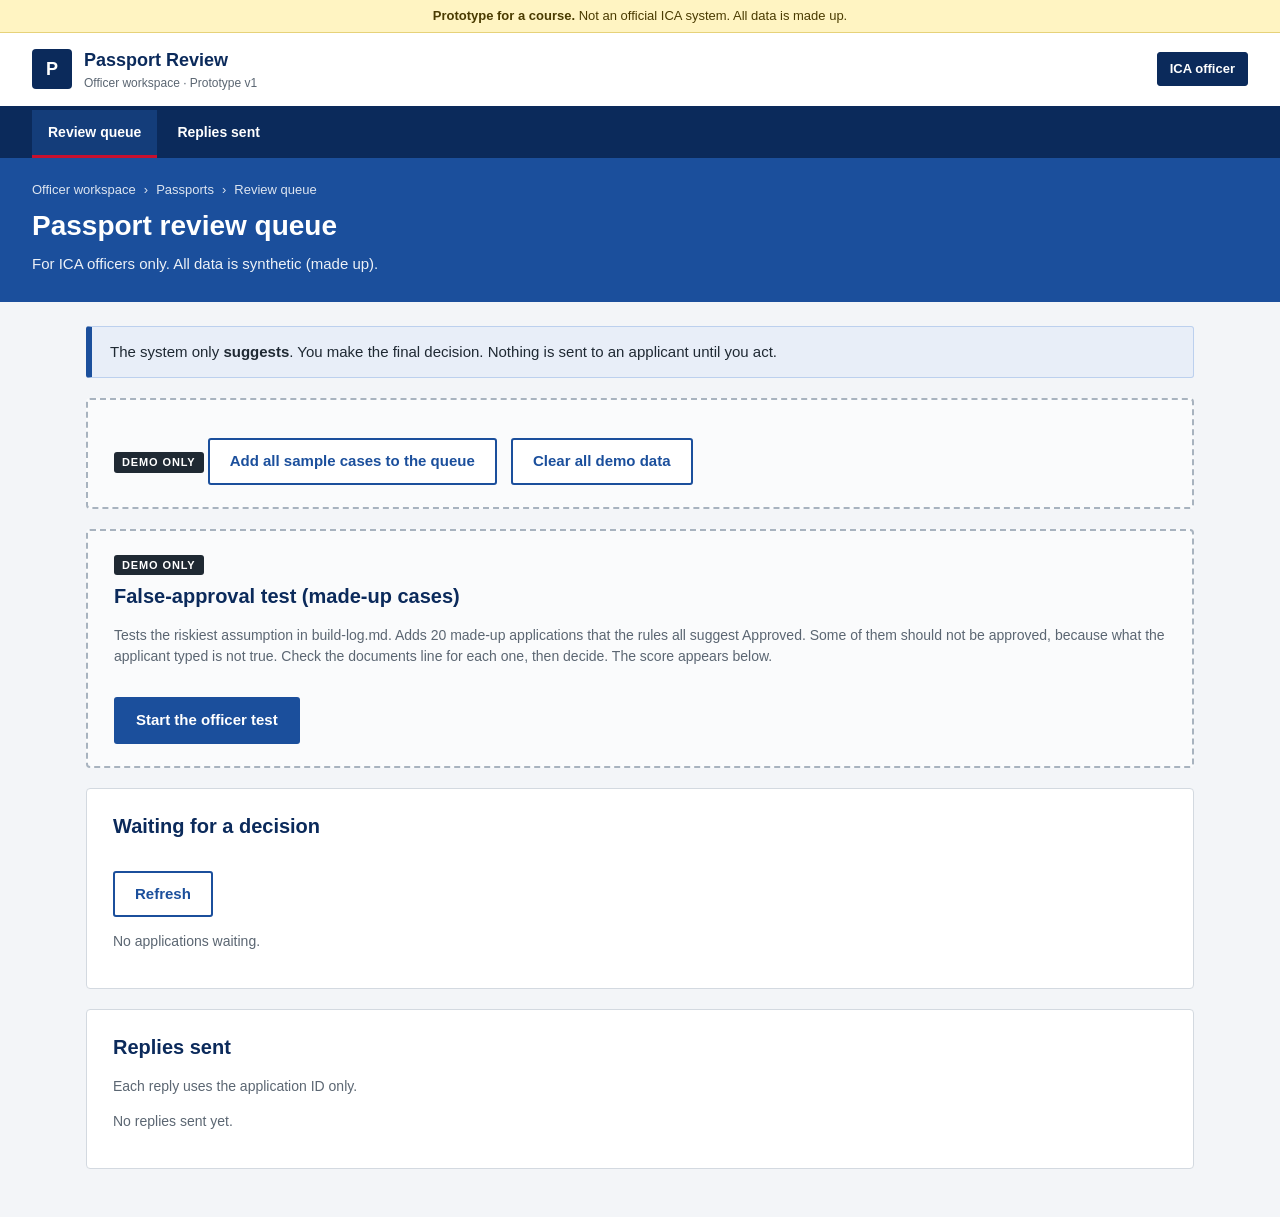
<file: day2-validate/prototype/officer.html>
<!DOCTYPE html>
<!--
  OFFICER PAGE: what an ICA officer sees.
  Officers see each application, what the system suggests and why, and make the final decision.
  A reply reaches the applicant only after an officer decides.
  Plain rule checks, no AI. All data is synthetic.
-->
<html lang="en">
<head>
<meta charset="utf-8">
<meta name="viewport" content="width=device-width, initial-scale=1">
<title>ICA officer review queue (prototype)</title>
<link rel="stylesheet" href="style.css">
</head>
<body class="officer">

<div class="proto-bar"><b>Prototype for a course.</b> Not an official ICA system. All data is made up.</div>

<div class="topbar">
  <div class="brand"><span class="logo">P</span><span>Passport Review<small>Officer workspace · Prototype v1</small></span></div>
  <span class="persona">ICA officer</span>
</div>
<nav class="mainnav">
  <a class="current" href="#">Review queue</a>
  <a href="#replies-sent">Replies sent</a>
</nav>

<header class="hero">
  <div class="crumbs"><span>Officer workspace</span><span>Passports</span><span>Review queue</span></div>
  <h1>Passport review queue</h1>
  <p>For ICA officers only. All data is synthetic (made up).</p>
</header>

<main>
  <div class="banner">
    The system only <b>suggests</b>. You make the final decision.
    Nothing is sent to an applicant until you act.
  </div>

  <div class="card demo">
    <button class="btn secondary" onclick="loadAllSamples()">Add all sample cases to the queue</button>
    <button class="btn secondary" onclick="resetDemo()">Clear all demo data</button>
  </div>

  <div class="card demo">
    <h2>False-approval test (made-up cases)</h2>
    <p class="muted">Tests the riskiest assumption in build-log.md. Adds 20 made-up applications that the
      rules all suggest Approved. Some of them should not be approved, because what the applicant typed
      is not true. Check the documents line for each one, then decide. The score appears below.</p>
    <button class="btn primary" onclick="startApprovalTest()">Start the officer test</button>
    <div id="test-score"></div>
  </div>

  <div class="card">
    <h2>Waiting for a decision <span id="queue-count"></span></h2>
    <button class="btn secondary" onclick="render()">Refresh</button>
    <div id="queue"></div>
  </div>

  <div class="card" id="replies-sent">
    <h2>Replies sent</h2>
    <p class="muted">Each reply uses the application ID only.</p>
    <div id="outbox"></div>
  </div>
</main>

<script src="rules.js"></script>
<script src="check.js"></script>
<script src="sample-applications.js"></script>
<script src="approval-test-cases.js"></script>
<script src="store.js"></script>
<script>
  // What the officer sees about the attached files, for applications from the test interface.
  var DOC_NAMES = { idCard: "Identity card", birthRecord: "Birth record",
    guardianId: "Parent or guardian ID", vaccination: "Vaccination file" };
  function documentsLine(a) {
    var parts = [];
    Object.keys(DOC_NAMES).forEach(function (d) {
      if (a.files && a.files[d]) parts.push(DOC_NAMES[d] + ": " + a.files[d].name);
    });
    if (a.photo && a.photo.fileName) parts.push("Photo: " + a.photo.fileName);
    return parts.length ? parts.join(". ") + "." : "No files attached.";
  }

  function tagFor(decision) {
    var key = decision.split(" ")[0];
    return make("span", decision, "tag tag-" + key);
  }

  function loadAllSamples() {
    var data = loadStore();
    SAMPLE_APPLICATIONS.forEach(function (s) {
      var app = JSON.parse(JSON.stringify(s));
      data.queue.push({ app: app, result: checkApplication(app, PASSPORT_RULES), overridden: false });
    });
    saveStore(data);
    render();
  }

  // Officer test: 10 good cases and 10 bad cases the rules cannot catch, in a random order.
  function startApprovalTest() {
    var data = loadStore();
    if (data.queue.some(function (q) { return q.test; })) {
      window.alert("A test is already in the queue. Finish it, or clear all demo data first.");
      return;
    }
    var good = APPROVAL_TEST_CASES.filter(function (c) { return c.group === "Complete and correct"; }).slice(0, 10);
    // Every second untrue-answer case, so all four kinds (vaccination, photo, identity card, birth record) appear.
    var traps = APPROVAL_TEST_CASES.filter(function (c) { return c.group.indexOf("Wrong self-report") === 0; })
      .filter(function (c, i) { return i % 2 === 0; });
    var picked = good.concat(traps);
    for (var i = picked.length - 1; i > 0; i--) {
      var j = Math.floor(Math.random() * (i + 1));
      var t = picked[i]; picked[i] = picked[j]; picked[j] = t;
    }
    picked.forEach(function (c) {
      var app = JSON.parse(JSON.stringify(c));
      data.queue.push({ app: app, result: checkApplication(app, PASSPORT_RULES), overridden: false,
        test: { shouldApprove: c.shouldApprove } });
    });
    data.testResults = [];
    saveStore(data);
    render();
  }

  function renderTestScore(data) {
    var holder = el("test-score");
    holder.innerHTML = "";
    var results = data.testResults || [];
    var left = data.queue.filter(function (q) { return q.test; }).length;
    if (results.length === 0 && left === 0) return;
    var bad = results.filter(function (r) { return !r.shouldApprove; });
    var falseApprovals = bad.filter(function (r) { return r.decision === DECISIONS.APPROVED; }).length;
    var good = results.filter(function (r) { return r.shouldApprove; });
    var heldBack = good.filter(function (r) { return r.decision !== DECISIONS.APPROVED; }).length;
    var lines = "Decided: " + results.length + " of " + (results.length + left) +
      "\nWrong approvals (bad cases approved): " + falseApprovals + " of " + bad.length +
      "\nGood cases held back: " + heldBack + " of " + good.length;
    if (left === 0) {
      lines += "\n\n" + (falseApprovals === 0
        ? "PASS: every bad case was caught."
        : "KILL SWITCH: an officer approved an application that should not pass.");
    }
    holder.appendChild(make("div", lines, "msg"));
  }

  function resetDemo() {
    if (!window.confirm("Clear all demo applications and replies?")) return;
    clearStore();
    render();
  }

  // The officer's choice is final. Only now is a reply sent to the applicant.
  function officerDecides(index, decision) {
    var data = loadStore();
    var item = data.queue[index];
    if (!item) return;
    if (item.test) {
      data.testResults = data.testResults || [];
      data.testResults.push({ id: item.app.id, shouldApprove: item.test.shouldApprove, decision: decision });
    }
    var details = item.result.required.concat(item.result.unclear);
    if (decision === DECISIONS.MORE_INFO) {
      // Reword "rules cannot tell" into a plain request before it goes to the applicant.
      details = item.result.required.concat(item.result.unclearAsk || []);
      if (details.length === 0) {
        var typed = window.prompt("What details are required? (Do not type personal details.)");
        if (!typed) return;
        details = [typed];
      }
    }
    data.outbox.unshift({
      id: item.app.id,
      suggestion: item.result.suggestion,
      decision: decision,
      text: applicantMessage(item.app.id, decision, details)
    });
    data.queue.splice(index, 1);
    if (!saveStore(data)) {
      window.alert("Your decision was not saved, and no reply was sent. The application is still in the queue. Please try again.");
      render();
      return;
    }
    render();
  }

  function renderQueue(data) {
    el("queue-count").textContent = data.queue.length ? "(" + data.queue.length + ")" : "";
    var holder = el("queue");
    holder.innerHTML = "";
    if (data.queue.length === 0) {
      holder.appendChild(make("p", "No applications waiting.", "muted"));
      return;
    }
    var table = make("table");
    var head = make("tr");
    ["Application", "System suggests", "Why", "Your decision"].forEach(function (h) { head.appendChild(make("th", h)); });
    table.appendChild(head);

    data.queue.forEach(function (item, i) {
      var tr = make("tr");
      var a = item.app;

      var who = make("td");
      who.appendChild(make("div", a.id));
      who.appendChild(make("div", (a.type === "renewal" ? "Renewal" : "New") + " · " + a.applicant, "muted"));
      if (a.officerSees) who.appendChild(make("div", a.officerSees, "docs"));
      else if (a.files || a.photo) who.appendChild(make("div", documentsLine(a), "docs"));
      tr.appendChild(who);

      var sug = make("td");
      sug.appendChild(tagFor(item.result.suggestion));
      if (item.overridden) {
        sug.appendChild(make("br"));
        sug.appendChild(make("span", "Applicant overrode the check", "tag tag-override"));
      }
      tr.appendChild(sug);

      var why = make("td");
      var reasons = item.result.required.concat(item.result.unclear);
      if (reasons.length === 0) why.appendChild(make("span", "All rules met", "muted"));
      else {
        var ul = make("ul");
        reasons.forEach(function (r) { ul.appendChild(make("li", r)); });
        why.appendChild(ul);
      }
      tr.appendChild(why);

      var act = make("td");
      var approve = make("button", "Approve application", "btn primary");
      approve.onclick = function () { officerDecides(i, DECISIONS.APPROVED); };
      var ask = make("button", "Ask for more info", "btn secondary");
      ask.onclick = function () { officerDecides(i, DECISIONS.MORE_INFO); };
      act.appendChild(approve);
      act.appendChild(ask);
      tr.appendChild(act);

      table.appendChild(tr);
    });
    holder.appendChild(table);
  }

  function renderOutbox(data) {
    var holder = el("outbox");
    holder.innerHTML = "";
    if (data.outbox.length === 0) {
      holder.appendChild(make("p", "No replies sent yet.", "muted"));
      return;
    }
    data.outbox.forEach(function (m) {
      var card = make("div");
      card.style.marginBottom = "14px";
      var line = make("p", "", "muted");
      line.appendChild(document.createTextNode("System suggested "));
      line.appendChild(tagFor(m.suggestion));
      line.appendChild(document.createTextNode("  ·  Officer decided "));
      line.appendChild(tagFor(m.decision));
      card.appendChild(line);
      card.appendChild(make("div", m.text, "msg"));
      holder.appendChild(card);
    });
  }

  function render() {
    var data = loadStore();
    renderQueue(data);
    renderOutbox(data);
    renderTestScore(data);
  }

  // Update automatically when the public page submits in another tab.
  window.addEventListener("storage", function (e) { if (e.key === STORE_KEY || e.key === null) render(); });
  render();
</script>
</body>
</html>
</file>
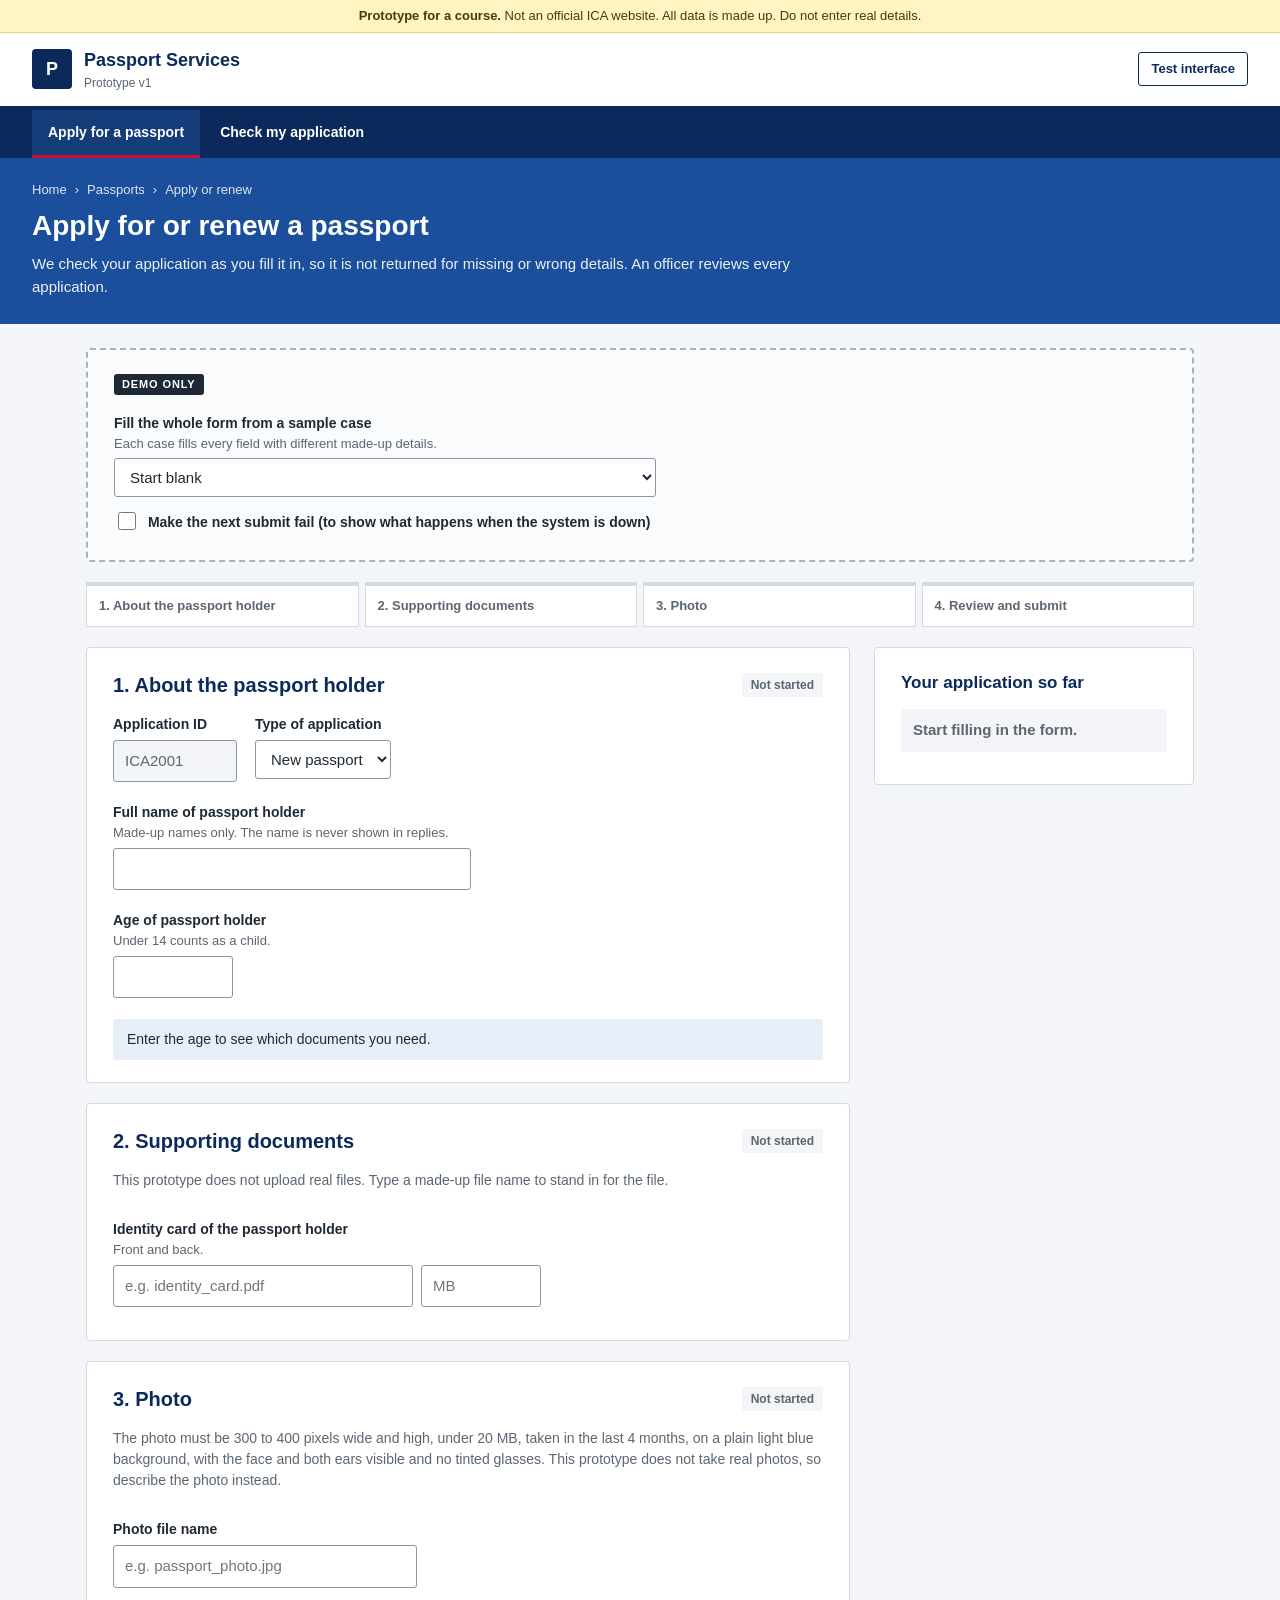
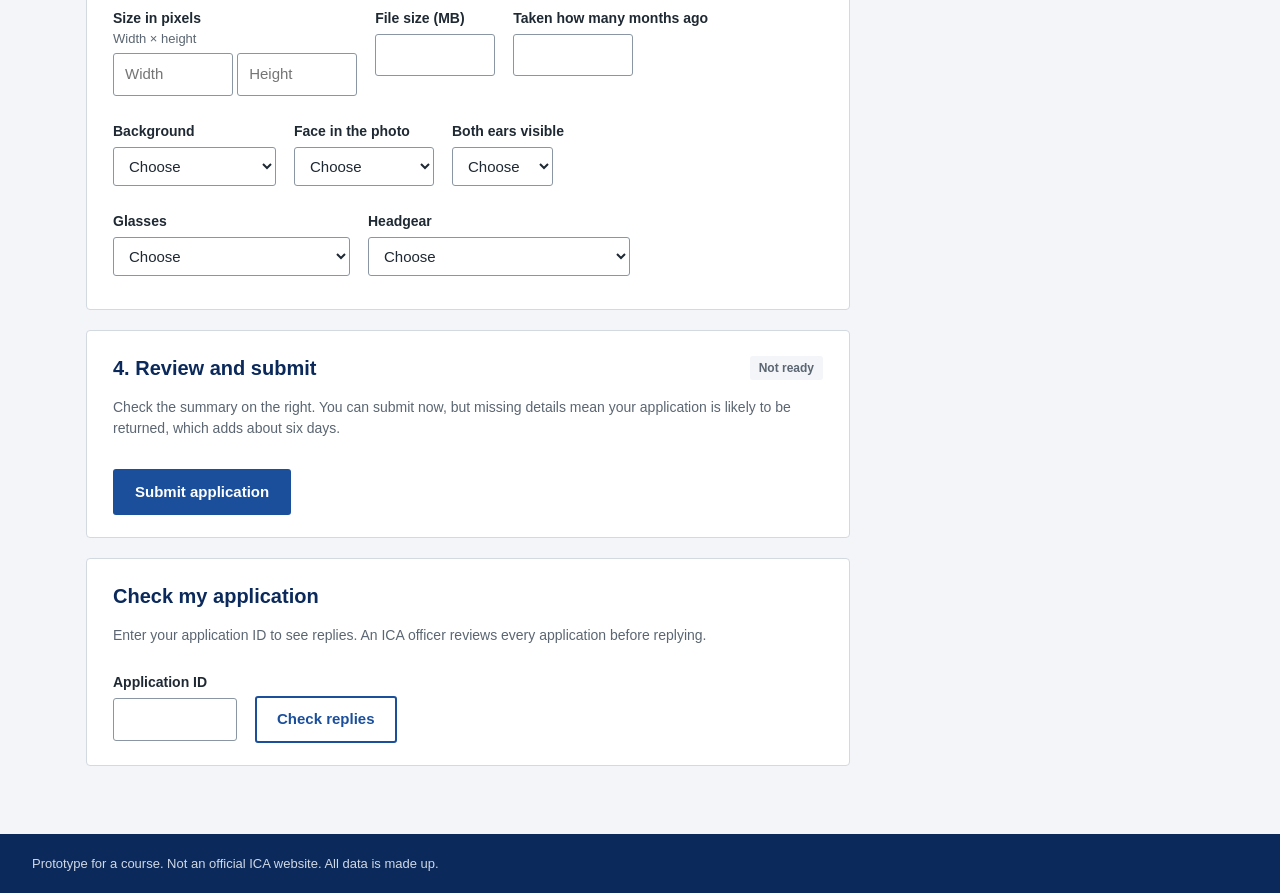
<file: day2-validate/prototype/public.html>
<!DOCTYPE html>
<!--
  TEST INTERFACE: the application page a member of the public would see.
  A step-by-step passport application that checks each section as you fill it in,
  and shows a running summary of what is still needed before you submit.
  They never see the system's suggestion ("Approved" or "Escalated") or any officer controls.
  Plain rule checks, no AI. All data is synthetic. Not an official ICA website.
-->
<html lang="en">
<head>
<meta charset="utf-8">
<meta name="viewport" content="width=device-width, initial-scale=1">
<title>Passport application (prototype)</title>
<link rel="stylesheet" href="style.css">
</head>
<body class="public">

<div class="proto-bar"><b>Prototype for a course.</b> Not an official ICA website. All data is made up. Do not enter real details.</div>

<div class="topbar">
  <div class="brand"><span class="logo">P</span><span>Passport Services<small>Prototype v1</small></span></div>
  <span class="persona">Test interface</span>
</div>
<nav class="mainnav">
  <a class="current" href="#">Apply for a passport</a>
  <a href="#replies-card">Check my application</a>
</nav>

<header class="hero">
  <div class="crumbs"><span>Home</span><span>Passports</span><span>Apply or renew</span></div>
  <h1>Apply for or renew a passport</h1>
  <p>We check your application as you fill it in, so it is not returned for missing or wrong details.
    An officer reviews every application.</p>
</header>

<main>
  <div class="card demo">
    <label for="sample">Fill the whole form from a sample case
      <span class="hint">Each case fills every field with different made-up details.</span></label>
    <select id="sample" onchange="fillFromSample()">
      <option value="">Start blank</option>
    </select>
    <label><input id="force-fail" type="checkbox" onchange="FORCE_SAVE_FAILURE = this.checked">
      Make the next submit fail (to show what happens when the system is down)</label>
  </div>

  <ol class="steps">
    <li id="step-1">About the passport holder</li>
    <li id="step-2">Supporting documents</li>
    <li id="step-3">Photo</li>
    <li id="step-4">Review and submit</li>
  </ol>

  <div class="layout">
    <div>
      <!-- Step 1 -->
      <section class="card" id="sec-1">
        <div class="section-head"><h2>1. About the passport holder</h2><span class="status" id="status-1">Not started</span></div>
        <div class="row">
          <div class="field">
            <label for="app-id">Application ID</label>
            <input id="app-id" type="text" size="10" readonly>
          </div>
          <div class="field">
            <label for="app-type">Type of application</label>
            <select id="app-type" onchange="update()">
              <option value="new">New passport</option>
              <option value="renewal">Renewal</option>
            </select>
          </div>
        </div>
        <div class="field">
          <label for="holder-name">Full name of passport holder <span class="hint">Made-up names only. The name is never shown in replies.</span></label>
          <input id="holder-name" type="text" size="36" oninput="update()">
        </div>
        <div class="row">
          <div class="field" id="f-age">
            <label for="age">Age of passport holder <span class="hint">Under 14 counts as a child.</span></label>
            <input id="age" type="number" min="0" max="120" oninput="update()">
            <div class="field-msg" id="m-age"></div>
          </div>
        </div>
        <div class="who" id="who">Enter the age to see which documents you need.</div>
      </section>

      <!-- Step 2 -->
      <section class="card" id="sec-2">
        <div class="section-head"><h2>2. Supporting documents</h2><span class="status" id="status-2">Not started</span></div>
        <p class="muted">This prototype does not upload real files. Type a made-up file name to stand in for the file.</p>

        <div id="adult-docs">
          <div class="field" id="f-idCard">
            <label for="file-idCard">Identity card of the passport holder <span class="hint">Front and back.</span></label>
            <div class="file-row"><input id="file-idCard" type="text" placeholder="e.g. identity_card.pdf" oninput="update()">
              <input id="size-idCard" type="number" min="0" step="0.1" placeholder="MB" oninput="update()"></div>
            <div class="field-msg" id="m-idCard"></div>
          </div>
        </div>

        <div id="child-docs" class="hidden">
          <div class="field" id="f-birthRecord">
            <label for="file-birthRecord">Child's birth record</label>
            <div class="file-row"><input id="file-birthRecord" type="text" placeholder="e.g. birth_record.pdf" oninput="update()">
              <input id="size-birthRecord" type="number" min="0" step="0.1" placeholder="MB" oninput="update()"></div>
            <div class="field-msg" id="m-birthRecord"></div>
          </div>
          <div class="field" id="f-guardianId">
            <label for="file-guardianId">Identity card of a consenting parent or guardian</label>
            <div class="file-row"><input id="file-guardianId" type="text" placeholder="e.g. parent_identity_card.pdf" oninput="update()">
              <input id="size-guardianId" type="number" min="0" step="0.1" placeholder="MB" oninput="update()"></div>
            <div class="field-msg" id="m-guardianId"></div>
          </div>
          <div class="field" id="f-vaccination">
            <label for="file-vaccination">Child's vaccination details</label>
            <div class="file-row"><input id="file-vaccination" type="text" placeholder="e.g. vaccination_record.pdf" oninput="update()">
              <input id="size-vaccination" type="number" min="0" step="0.1" placeholder="MB" oninput="update()"></div>
            <div class="field-msg" id="m-vaccination"></div>
          </div>
        </div>
      </section>

      <!-- Step 3 -->
      <section class="card" id="sec-3">
        <div class="section-head"><h2>3. Photo</h2><span class="status" id="status-3">Not started</span></div>
        <p class="muted">The photo must be 300 to 400 pixels wide and high, under 20 MB, taken in the last 4 months,
          on a plain light blue background, with the face and both ears visible and no tinted glasses.
          This prototype does not take real photos, so describe the photo instead.</p>

        <div class="field">
          <label for="photo-name">Photo file name</label>
          <input id="photo-name" type="text" placeholder="e.g. passport_photo.jpg" size="30" oninput="update()">
        </div>
        <div class="row">
          <div class="field" id="f-photoSize">
            <label>Size in pixels <span class="hint">Width × height</span></label>
            <input id="photo-w" type="number" min="0" placeholder="Width" oninput="update()">
            <input id="photo-h" type="number" min="0" placeholder="Height" oninput="update()">
            <div class="field-msg" id="m-photoSize"></div>
          </div>
          <div class="field" id="f-photoFile">
            <label for="photo-mb">File size (MB)</label>
            <input id="photo-mb" type="number" min="0" step="0.1" oninput="update()">
            <div class="field-msg" id="m-photoFile"></div>
          </div>
          <div class="field" id="f-photoDate">
            <label for="photo-months">Taken how many months ago</label>
            <input id="photo-months" type="number" min="0" oninput="update()">
            <div class="field-msg" id="m-photoDate"></div>
          </div>
        </div>
        <div class="row">
          <div class="field" id="f-background">
            <label for="photo-bg">Background</label>
            <select id="photo-bg" onchange="update()">
              <option value="">Choose</option>
              <option value="light blue">Plain light blue</option>
              <option value="white">White</option>
              <option value="grey">Grey</option>
              <option value="patterned">Patterned or busy</option>
            </select>
            <div class="field-msg" id="m-background"></div>
          </div>
          <div class="field" id="f-face">
            <label for="photo-face">Face in the photo</label>
            <select id="photo-face" onchange="update()">
              <option value="">Choose</option>
              <option value="visible">Fully visible</option>
              <option value="covered">Partly covered</option>
              <option value="unclear">Not sure</option>
            </select>
            <div class="field-msg" id="m-face"></div>
          </div>
          <div class="field" id="f-ears">
            <label for="photo-ears">Both ears visible</label>
            <select id="photo-ears" onchange="update()">
              <option value="">Choose</option>
              <option value="yes">Yes</option>
              <option value="no">No</option>
              <option value="unclear">Not sure</option>
            </select>
            <div class="field-msg" id="m-ears"></div>
          </div>
        </div>
        <div class="row">
          <div class="field" id="f-glasses">
            <label for="photo-glasses">Glasses</label>
            <select id="photo-glasses" onchange="update()">
              <option value="">Choose</option>
              <option value="none">No glasses</option>
              <option value="clear">Clear glasses</option>
              <option value="tinted">Tinted glasses or sunglasses</option>
              <option value="unclear">Not sure</option>
            </select>
            <div class="field-msg" id="m-glasses"></div>
          </div>
          <div class="field" id="f-headgear">
            <label for="photo-headgear">Headgear</label>
            <select id="photo-headgear" onchange="update()">
              <option value="">Choose</option>
              <option value="none">None</option>
              <option value="daily-face-visible">Worn every day, face fully visible</option>
              <option value="covers-face">Covers part of the face</option>
              <option value="not-daily">Not worn every day</option>
              <option value="unclear">Not sure</option>
            </select>
            <div class="field-msg" id="m-headgear"></div>
          </div>
        </div>
      </section>

      <!-- Step 4 -->
      <section class="card" id="sec-4">
        <div class="section-head"><h2>4. Review and submit</h2><span class="status" id="status-4">Not ready</span></div>
        <p class="muted">Check the summary on the right. You can submit now, but missing details mean your application
          is likely to be returned, which adds about six days.</p>
        <button class="btn primary" onclick="submitApplication()">Submit application</button>
        <div id="check-result" class="card hidden" style="margin-top:16px"></div>
      </section>

      <section class="card" id="replies-card">
        <h2>Check my application</h2>
        <p class="muted">Enter your application ID to see replies. An ICA officer reviews every application before replying.</p>
        <div class="row">
          <div><label for="lookup-id">Application ID</label><input id="lookup-id" type="text" size="10"></div>
          <div><button class="btn secondary" onclick="showReplies()" style="margin-top:36px">Check replies</button></div>
        </div>
        <div id="replies"></div>
      </section>
    </div>

    <!-- Running feedback -->
    <aside class="side">
      <div class="card summary">
        <h2>Your application so far</h2>
        <div class="big s-none" id="sum-big">Start filling in the form.</div>
        <ul id="sum-list"></ul>
      </div>
    </aside>
  </div>
</main>

<footer>Prototype for a course. Not an official ICA website. All data is made up.</footer>

<script src="rules.js"></script>
<script src="check.js"></script>
<script src="sample-applications.js"></script>
<script src="store.js"></script>
<script>
  var DOCS = ["idCard", "birthRecord", "guardianId", "vaccination"];
  var DOC_LABELS = { idCard: "Identity card", birthRecord: "Birth record",
    guardianId: "Parent or guardian identity card", vaccination: "Vaccination details" };

  // Which step each form field belongs to.
  var STEP_OF = { type: 1, age: 1, idCard: 2, birthRecord: 2, guardianId: 2, vaccination: 2,
    photo: 3, photoSize: 3, photoFile: 3, photoDate: 3, background: 3, face: 3, ears: 3, glasses: 3, headgear: 3 };

  // Fields that get a tick when they pass.
  var OK_TEXT = { age: "", idCard: "Attached", birthRecord: "Attached", guardianId: "Attached",
    vaccination: "Attached", photoSize: "Size is fine", photoFile: "File size is fine", photoDate: "Recent enough",
    background: "Background is fine", face: "Face is fine", ears: "Ears are fine", glasses: "Glasses are fine",
    headgear: "Headgear is fine" };

  function newId() {
    var data = loadStore();
    var id = "ICA" + data.nextId;
    data.nextId++;
    saveStore(data);
    return id;
  }

  function numberOrNull(id) {
    var v = el(id).value;
    return v === "" ? null : Number(v);
  }

  function isChildNow() {
    var age = numberOrNull("age");
    return age !== null && age < PASSPORT_RULES.childUnderAge;
  }

  function readForm() {
    var age = numberOrNull("age");
    var child = isChildNow();
    var app = {
      id: el("app-id").value,
      type: el("app-type").value,
      applicant: child ? "child" : "adult",
      name: el("holder-name").value.trim(),
      age: age,
      files: {},
      photo: {
        fileName: el("photo-name").value.trim(),
        width: numberOrNull("photo-w"),
        height: numberOrNull("photo-h"),
        sizeMB: numberOrNull("photo-mb"),
        takenMonthsAgo: numberOrNull("photo-months"),
        background: el("photo-bg").value,
        face: el("photo-face").value,
        ears: el("photo-ears").value,
        glasses: el("photo-glasses").value,
        headgear: el("photo-headgear").value
      }
    };
    // Only the documents shown for this applicant count.
    var shown = child ? ["birthRecord", "guardianId", "vaccination"] : ["idCard"];
    shown.forEach(function (d) {
      var name = el("file-" + d).value.trim();
      if (name) app.files[d] = { name: name, sizeMB: numberOrNull("size-" + d) };
    });
    app.idCardProvided = !!app.files.idCard;
    app.birthRecordProvided = !!app.files.birthRecord;
    app.guardianIdProvided = !!app.files.guardianId;
    app.vaccinationProvided = !!app.files.vaccination;
    return app;
  }

  // Has the person typed anything into this step yet?
  function stepTouched(step) {
    if (step === 1) return el("age").value !== "" || el("holder-name").value !== "";
    if (step === 2) return DOCS.some(function (d) { return el("file-" + d).value !== ""; });
    if (step === 3) return ["photo-name", "photo-w", "photo-h", "photo-mb", "photo-months", "photo-bg",
      "photo-face", "photo-ears", "photo-glasses", "photo-headgear"].some(function (i) { return el(i).value !== ""; });
    return false;
  }

  function setState(node, prefix, state) {
    ["ok", "fix", "check"].forEach(function (s) { node.classList.remove(prefix + s); });
    if (state) node.classList.add(prefix + state);
  }

  // Runs on every change. Shows feedback next to each field, per step and in the summary.
  function update() {
    var child = isChildNow();
    var age = numberOrNull("age");
    el("adult-docs").classList.toggle("hidden", child);
    el("child-docs").classList.toggle("hidden", !child);
    el("who").textContent = age === null
      ? "Enter the age to see which documents you need."
      : child
        ? "This is a child's passport (under 14). You need the child's birth record, a parent or guardian's identity card, and the child's vaccination details."
        : "This is an adult passport (14 or over). You need the passport holder's identity card.";

    var app = readForm();
    var result = checkApplication(app, PASSPORT_RULES);
    var byField = {};
    result.issues.forEach(function (i) { (byField[i.field] = byField[i.field] || []).push(i); });

    // Per field
    Object.keys(OK_TEXT).forEach(function (f) {
      var box = el("f-" + f), msg = el("m-" + f);
      var step = STEP_OF[f];
      var list = byField[f] || [];
      var touched = stepTouched(step);
      if (!touched) { setState(box, "f-", null); msg.textContent = ""; return; }
      if (list.length) {
        var lvl = list.some(function (i) { return i.level === "fix"; }) ? "fix" : "check";
        setState(box, "f-", lvl);
        msg.textContent = list.map(function (i) { return i.text; }).join(" ");
      } else {
        setState(box, "f-", "ok");
        msg.textContent = OK_TEXT[f];
      }
    });

    // Per step
    var stepStates = {};
    [1, 2, 3].forEach(function (s) {
      var list = result.issues.filter(function (i) { return STEP_OF[i.field] === s; });
      var state, text;
      if (!stepTouched(s)) { state = null; text = "Not started"; }
      else if (list.some(function (i) { return i.level === "fix"; })) { state = "fix"; text = list.length + " to fix"; }
      else if (list.length) { state = "check"; text = "Needs an officer to check"; }
      else { state = "ok"; text = "Complete"; }
      stepStates[s] = state;
      setState(el("status-" + s), "s-", state);
      el("status-" + s).textContent = text;
      setState(el("step-" + s), "s-", state);
    });
    var allOk = stepStates[1] === "ok" && stepStates[2] === "ok" && stepStates[3] === "ok";
    var anyFix = [1, 2, 3].some(function (s) { return stepStates[s] === "fix"; });
    setState(el("status-4"), "s-", allOk ? "ok" : anyFix ? "fix" : stepStates[1] ? "check" : null);
    el("status-4").textContent = allOk ? "Ready to submit" : "Not ready";
    setState(el("step-4"), "s-", allOk ? "ok" : null);

    renderSummary(app, result, stepStates);
  }

  function renderSummary(app, result, stepStates) {
    var big = el("sum-big"), list = el("sum-list");
    list.innerHTML = "";
    var started = stepTouched(1) || stepTouched(2) || stepTouched(3);
    if (!started) {
      big.className = "big s-none";
      big.textContent = "Start filling in the form.";
      return;
    }
    var fixes = result.issues.filter(function (i) { return i.level === "fix"; });
    var checks = result.issues.filter(function (i) { return i.level === "check"; });
    if (fixes.length) {
      big.className = "big s-fix";
      big.textContent = fixes.length + (fixes.length === 1 ? " thing" : " things") + " to fix before you submit";
    } else if (checks.length) {
      big.className = "big s-check";
      big.textContent = "Nothing missing, but an officer will need to check " + checks.length +
        (checks.length === 1 ? " thing" : " things");
    } else {
      big.className = "big s-ok";
      big.textContent = "Everything we can check looks complete";
    }
    fixes.forEach(function (i) { list.appendChild(make("li", i.text, "fix")); });
    checks.forEach(function (i) { list.appendChild(make("li", i.text + " (an officer will check)", "check")); });
    if (!fixes.length && !checks.length) {
      list.appendChild(make("li", "Passport holder: " + (result.isChild ? "child" : "adult"), "ok"));
      Object.keys(app.files).forEach(function (d) {
        list.appendChild(make("li", DOC_LABELS[d] + ": " + app.files[d].name, "ok"));
      });
      list.appendChild(make("li", "Photo: " + (app.photo.fileName || "described") + ", meets the photo rules", "ok"));
    }
  }

  function clearForm() {
    ["holder-name", "age", "photo-name", "photo-w", "photo-h", "photo-mb", "photo-months",
      "photo-bg", "photo-face", "photo-ears", "photo-glasses", "photo-headgear"].forEach(function (i) { el(i).value = ""; });
    DOCS.forEach(function (d) { el("file-" + d).value = ""; el("size-" + d).value = ""; });
    el("app-type").value = "new";
  }

  function fillFromSample() {
    var idx = el("sample").value;
    if (idx === "") { resetForm(); return; }
    var s = SAMPLE_APPLICATIONS[idx];
    clearForm();
    el("app-id").value = s.id;
    el("app-type").value = s.type;
    el("holder-name").value = s.name || "";
    el("age").value = s.age === null || s.age === undefined ? "" : s.age;
    DOCS.forEach(function (d) {
      var f = (s.files || {})[d];
      if (f) { el("file-" + d).value = f.name; el("size-" + d).value = f.sizeMB; }
    });
    var p = s.photo;
    el("photo-name").value = p.fileName || "";
    el("photo-w").value = p.width === null ? "" : p.width;
    el("photo-h").value = p.height === null ? "" : p.height;
    el("photo-mb").value = p.sizeMB === null ? "" : p.sizeMB;
    el("photo-months").value = p.takenMonthsAgo === null ? "" : p.takenMonthsAgo;
    el("photo-bg").value = p.background || "";
    el("photo-face").value = p.face || "";
    el("photo-ears").value = p.ears || "";
    el("photo-glasses").value = p.glasses || "";
    el("photo-headgear").value = p.headgear || "";
    el("check-result").classList.add("hidden");
    update();
  }

  function resetForm() {
    el("sample").value = "";
    clearForm();
    el("app-id").value = newId();
    update();
  }

  // The rules run BEFORE the application reaches an officer.
  // The public only sees what to fix. They never see "Approved" or "Escalated" from the system.
  function submitApplication() {
    var app = readForm();
    var result = checkApplication(app, PASSPORT_RULES);
    var box = el("check-result");
    box.innerHTML = "";
    box.classList.remove("hidden");

    if (result.suggestion === DECISIONS.MORE_INFO) {
      box.className = "card warn";
      box.appendChild(make("h2", "Before you submit, please check these details"));
      var lines = result.required.map(function (d, i) { return (i + 1) + ". " + d; });
      box.appendChild(make("div", "For your application id " + app.id +
        ", the following details are required:\n" + lines.join("\n"), "msg"));
      box.appendChild(make("p", "Fixing these now avoids your application being returned, which adds about six days.", "muted"));

      var fix = make("button", "Go back and fix", "btn primary");
      fix.onclick = function () { box.classList.add("hidden"); if (el("sec-1").scrollIntoView) el("sec-1").scrollIntoView(); };
      box.appendChild(fix);

      // Control: the applicant can always go past the check. An officer then reviews it by hand.
      var override = make("button", "I think this is wrong: submit anyway for an officer to check", "btn secondary");
      override.onclick = function () { sendToOfficer(app, result, true); };
      box.appendChild(override);
      return;
    }
    sendToOfficer(app, result, false);
  }

  function sendToOfficer(app, result, overridden) {
    var data = loadStore();
    var box = el("check-result");

    // Unhappy path: the same application sent twice.
    var already = data.queue.some(function (q) { return q.app.id === app.id; }) ||
      data.outbox.some(function (m) { return m.id === app.id; });
    if (already) {
      box.innerHTML = "";
      box.className = "card warn";
      box.appendChild(make("h2", "This application has already been submitted"));
      box.appendChild(make("p", "Application id " + app.id + " was sent before, so we have not sent it again. " +
        "Use \"Check my application\" to see its progress, or start a new application."));
      var fresh = make("button", "Start a new application", "btn primary");
      fresh.onclick = function () { resetForm(); box.classList.add("hidden"); };
      box.appendChild(fresh);
      box.classList.remove("hidden");
      el("lookup-id").value = app.id;
      return;
    }

    data.queue.push({ app: app, result: result, overridden: overridden });

    // Unhappy path: the system could not save. Keep everything the applicant typed.
    if (!saveStore(data)) {
      box.innerHTML = "";
      box.className = "card error";
      box.appendChild(make("h2", "We could not submit your application"));
      box.appendChild(make("p", "Something went wrong on our side. Your application has NOT been sent, " +
        "but nothing is lost: everything you entered is still in the form. Please try again in a few minutes."));
      box.appendChild(make("p", "Reference: " + app.id + ". You do not need to fill in the form again.", "muted"));
      var retry = make("button", "Try again", "btn primary");
      retry.onclick = function () { sendToOfficer(app, result, overridden); };
      box.appendChild(retry);
      box.classList.remove("hidden");
      return;
    }

    var id = app.id;
    resetForm();
    box.innerHTML = "";
    box.className = "card ok";
    box.appendChild(make("h2", "Application submitted"));
    box.appendChild(make("p", "Your application id " + id +
      " has been received. An ICA officer will review it. Use \"Check my application\" with your application ID."));
    box.classList.remove("hidden");
    el("lookup-id").value = id;
  }

  // The public sees only replies an officer has sent, and only for the ID they enter.
  function showReplies() {
    var id = el("lookup-id").value.trim().toUpperCase();
    var holder = el("replies");
    holder.innerHTML = "";
    if (!id) return;
    var data = loadStore();
    var mine = data.outbox.filter(function (m) { return m.id === id; });
    if (mine.length === 0) {
      var waiting = data.queue.some(function (q) { return q.app.id === id; });
      holder.appendChild(make("p", waiting
        ? "Your application is waiting for an ICA officer. There is no reply yet."
        : "No application found with that ID.", "muted"));
      return;
    }
    mine.forEach(function (m) { holder.appendChild(make("div", m.text, "msg")); });
  }

  // Start up.
  SAMPLE_APPLICATIONS.forEach(function (s, i) {
    var opt = make("option", s.id + ": " + s.note);
    opt.value = i;
    el("sample").appendChild(opt);
  });
  resetForm();
</script>
</body>
</html>
</file>
<file: day2-validate/prototype/style.css>
/* Shared look for the test interface (public.html) and the officer page (officer.html).
   A formal government style in navy and blue, based on the general look of ICA's website.
   It does NOT use ICA's logo, crest or name as a brand. Every page shows a
   "Prototype, not an official website" bar so nobody mistakes it for the real service. */

:root {
  --navy: #0b2a5b;
  --blue: #1b4f9c;
  --blue-dark: #143d7a;
  --blue-soft: #e8eef8;
  --red: #c8102e;
  --ink: #1f2933;
  --muted: #5b6672;
  --line: #d3d9e0;
  --soft: #f3f5f8;
  --ok: #1e7b45;
  --ok-soft: #e6f4ec;
  --fix: #b42318;
  --fix-soft: #fdecea;
  --check: #9a5b00;
  --check-soft: #fff4e0;
}

* { box-sizing: border-box; }

body {
  font-family: Arial, "Helvetica Neue", Helvetica, sans-serif;
  margin: 0; background: var(--soft); color: var(--ink);
  font-size: 15px; line-height: 1.5;
}
a { color: var(--blue); }

/* Prototype warning bar: always on top */
.proto-bar { background: #fff4c2; color: #4a3b00; font-size: 13px; text-align: center; padding: 6px 16px; border-bottom: 1px solid #e6d27a; }

/* Header */
.topbar { display: flex; align-items: center; justify-content: space-between; padding: 14px 32px; background: #fff; border-bottom: 4px solid var(--navy); }
.brand { display: flex; align-items: center; gap: 12px; font-weight: 700; font-size: 18px; color: var(--navy); }
.brand small { display: block; font-weight: 400; font-size: 12px; color: var(--muted); }
.logo { width: 40px; height: 40px; border-radius: 4px; display: grid; place-items: center; background: var(--navy); color: #fff; font-size: 18px; font-weight: 700; }
.persona { font-size: 13px; font-weight: 700; color: var(--navy); padding: 6px 12px; border: 1px solid var(--navy); border-radius: 3px; }
.officer .persona { background: var(--navy); color: #fff; }

/* Main navigation */
.mainnav { background: var(--navy); padding: 0 32px; display: flex; gap: 4px; flex-wrap: wrap; }
.mainnav a { color: #fff; text-decoration: none; font-size: 14px; font-weight: 700; padding: 12px 16px; display: inline-block; border-bottom: 3px solid transparent; }
.mainnav a:hover, .mainnav a.current { background: var(--blue-dark); border-bottom-color: var(--red); }

/* Page title band */
.hero { background: var(--blue); color: #fff; padding: 22px 32px 26px; }
.crumbs { font-size: 13px; opacity: .85; margin-bottom: 6px; }
.crumbs span + span::before { content: "›"; margin: 0 8px; }
.hero h1 { margin: 0; font-size: 28px; }
.hero p { margin: 6px 0 0; max-width: 760px; opacity: .92; }

main { max-width: 1140px; margin: 24px auto 48px; padding: 0 16px; }

/* Cards */
.card { background: #fff; border: 1px solid var(--line); border-radius: 4px; padding: 22px 26px; margin-bottom: 20px; }
h2 { font-size: 20px; margin: 0 0 14px; color: var(--navy); display: flex; align-items: center; gap: 10px; }
h3 { font-size: 16px; margin: 20px 0 6px; color: var(--navy); }

/* Fields */
label { display: block; font-size: 14px; margin: 12px 0 5px; font-weight: 700; }
.hint { display: block; font-weight: 400; font-size: 13px; color: var(--muted); }
input, select { font: inherit; color: var(--ink); padding: 9px 11px; border: 1px solid #8a96a3; border-radius: 3px; background: #fff; }
input:focus, select:focus { outline: 3px solid #ffbf47; outline-offset: 0; border-color: var(--ink); }
input[readonly] { background: var(--soft); color: var(--muted); }
input[type=number] { width: 120px; }
input[type=checkbox] { width: 18px; height: 18px; accent-color: var(--blue); vertical-align: -3px; margin-right: 8px; }
.row { display: flex; gap: 18px; flex-wrap: wrap; align-items: flex-start; }

/* Buttons */
.btn { font: inherit; font-size: 15px; font-weight: 700; border: 2px solid transparent; border-radius: 3px; padding: 10px 20px; margin: 16px 10px 0 0; cursor: pointer; }
.primary { background: var(--blue); color: #fff; }
.primary:hover { background: var(--blue-dark); }
.secondary { background: #fff; color: var(--blue); border-color: var(--blue); }
.secondary:hover { background: var(--blue-soft); }
.link-btn { background: none; border: 0; color: var(--blue); text-decoration: underline; cursor: pointer; font: inherit; font-size: 13px; padding: 0; margin-left: 8px; }
td .btn { padding: 7px 12px; font-size: 13px; margin: 0 6px 6px 0; }

/* Result boxes */
.warn { background: var(--check-soft); border-color: #f0c27a; border-left: 6px solid #e08a00; }
.error { background: var(--fix-soft); border-color: #f0b4ad; border-left: 6px solid var(--fix); }
.ok { background: var(--ok-soft); border-color: #a9d8bb; border-left: 6px solid var(--ok); }
.msg { white-space: pre-wrap; font-size: 15px; background: #fff; border: 1px solid var(--line); border-left: 4px solid var(--blue); border-radius: 3px; padding: 12px 16px; margin-top: 10px; }

/* Status tags */
.tag { display: inline-block; font-size: 12px; padding: 3px 9px; border-radius: 3px; font-weight: 700; white-space: nowrap; }
.tag-Approved { background: var(--ok-soft); color: var(--ok); }
.tag-More { background: var(--check-soft); color: var(--check); }
.tag-Escalated { background: var(--fix-soft); color: var(--fix); }
.tag-override { background: #ede9fe; color: #5b21b6; margin-top: 6px; }
#queue-count:not(:empty) { font-size: 13px; padding: 2px 9px; border-radius: 3px; background: var(--red); color: #fff; }

/* Officer table */
table { width: 100%; border-collapse: collapse; font-size: 14px; margin-top: 12px; }
th, td { text-align: left; padding: 12px 10px; border-bottom: 1px solid var(--line); vertical-align: top; }
th { font-size: 12px; text-transform: uppercase; letter-spacing: .04em; color: #fff; background: var(--navy); }
tr:nth-child(even) td { background: #fafbfc; }
td ul { margin: 0; padding-left: 18px; }
td > div:first-child { font-weight: 700; }
.docs { margin-top: 6px; font-size: 13px; background: var(--soft); border-radius: 3px; padding: 6px 10px; max-width: 280px; }

/* Notes */
.muted { color: var(--muted); font-size: 14px; }
.banner { background: var(--blue-soft); border: 1px solid #bcd0ee; border-left: 6px solid var(--blue); padding: 14px 18px; border-radius: 3px; margin-bottom: 20px; }
.demo { border: 2px dashed #a8b3bf; background: #fafbfc; }
.demo::before { content: "DEMO ONLY"; display: inline-block; font-size: 11px; font-weight: 700; letter-spacing: .08em; padding: 2px 8px; border-radius: 3px; background: var(--ink); color: #fff; margin-bottom: 6px; }
#test-score .msg { margin-top: 14px; }
.hidden { display: none !important; }

/* ---------- Application page ---------- */
.layout { display: grid; grid-template-columns: 1fr 320px; gap: 24px; align-items: start; }
.side { position: sticky; top: 16px; }

.steps { display: flex; list-style: none; padding: 0; margin: 0 0 20px; counter-reset: step; flex-wrap: wrap; gap: 6px; }
.steps li { counter-increment: step; flex: 1; min-width: 120px; font-size: 13px; font-weight: 700; color: var(--muted); padding: 10px 12px; background: #fff; border: 1px solid var(--line); border-top: 4px solid var(--line); }
.steps li::before { content: counter(step) ". "; }
.steps li.s-ok { border-top-color: var(--ok); color: var(--ok); }
.steps li.s-fix { border-top-color: var(--fix); color: var(--fix); }
.steps li.s-check { border-top-color: #e08a00; color: var(--check); }

.section-head { display: flex; justify-content: space-between; align-items: center; gap: 12px; }
.section-head h2 { margin: 0; }
.status { font-size: 12px; font-weight: 700; padding: 3px 9px; border-radius: 3px; background: var(--soft); color: var(--muted); white-space: nowrap; }
.status.s-ok { background: var(--ok-soft); color: var(--ok); }
.status.s-fix { background: var(--fix-soft); color: var(--fix); }
.status.s-check { background: var(--check-soft); color: var(--check); }

.field { border-left: 4px solid transparent; margin-left: -16px; padding: 2px 0 6px 12px; }
.field.f-fix { border-left-color: var(--fix); }
.field.f-fix input, .field.f-fix select { border-color: var(--fix); }
.field.f-check { border-left-color: #e08a00; }
.field.f-ok { border-left-color: var(--ok); }
.field-msg { font-size: 13px; font-weight: 700; margin-top: 5px; }
.field.f-fix .field-msg { color: var(--fix); }
.field.f-check .field-msg { color: var(--check); }
.field.f-ok .field-msg { color: var(--ok); font-weight: 400; }

.file-row { display: flex; gap: 8px; align-items: center; flex-wrap: wrap; }
.file-row input[type=text] { width: 300px; }
.who { padding: 10px 14px; border-radius: 3px; background: var(--blue-soft); font-size: 14px; margin-top: 10px; }

.summary h2 { font-size: 17px; }
.summary ul { list-style: none; padding: 0; margin: 0; }
.summary li { padding: 8px 0 8px 28px; border-bottom: 1px solid var(--line); position: relative; font-size: 14px; }
.summary li::before { position: absolute; left: 0; top: 7px; width: 20px; height: 20px; border-radius: 50%; display: grid; place-items: center; font-size: 12px; font-weight: 700; color: #fff; }
.summary li.fix::before { content: "✕"; background: var(--fix); }
.summary li.check::before { content: "?"; background: #e08a00; }
.summary li.ok::before { content: "✓"; background: var(--ok); }
.summary .big { font-size: 15px; font-weight: 700; padding: 10px 12px; border-radius: 3px; margin-bottom: 10px; }
.summary .big.s-ok { background: var(--ok-soft); color: var(--ok); }
.summary .big.s-fix { background: var(--fix-soft); color: var(--fix); }
.summary .big.s-check { background: var(--check-soft); color: var(--check); }
.summary .big.s-none { background: var(--soft); color: var(--muted); }

footer { background: var(--navy); color: #cfd8e6; font-size: 13px; padding: 20px 32px; }

@media (max-width: 900px) {
  .layout { grid-template-columns: 1fr; }
  .side { position: static; }
  .topbar, .mainnav, .hero, footer { padding-left: 16px; padding-right: 16px; }
  .file-row input[type=text] { width: 100%; }
}
</file>
